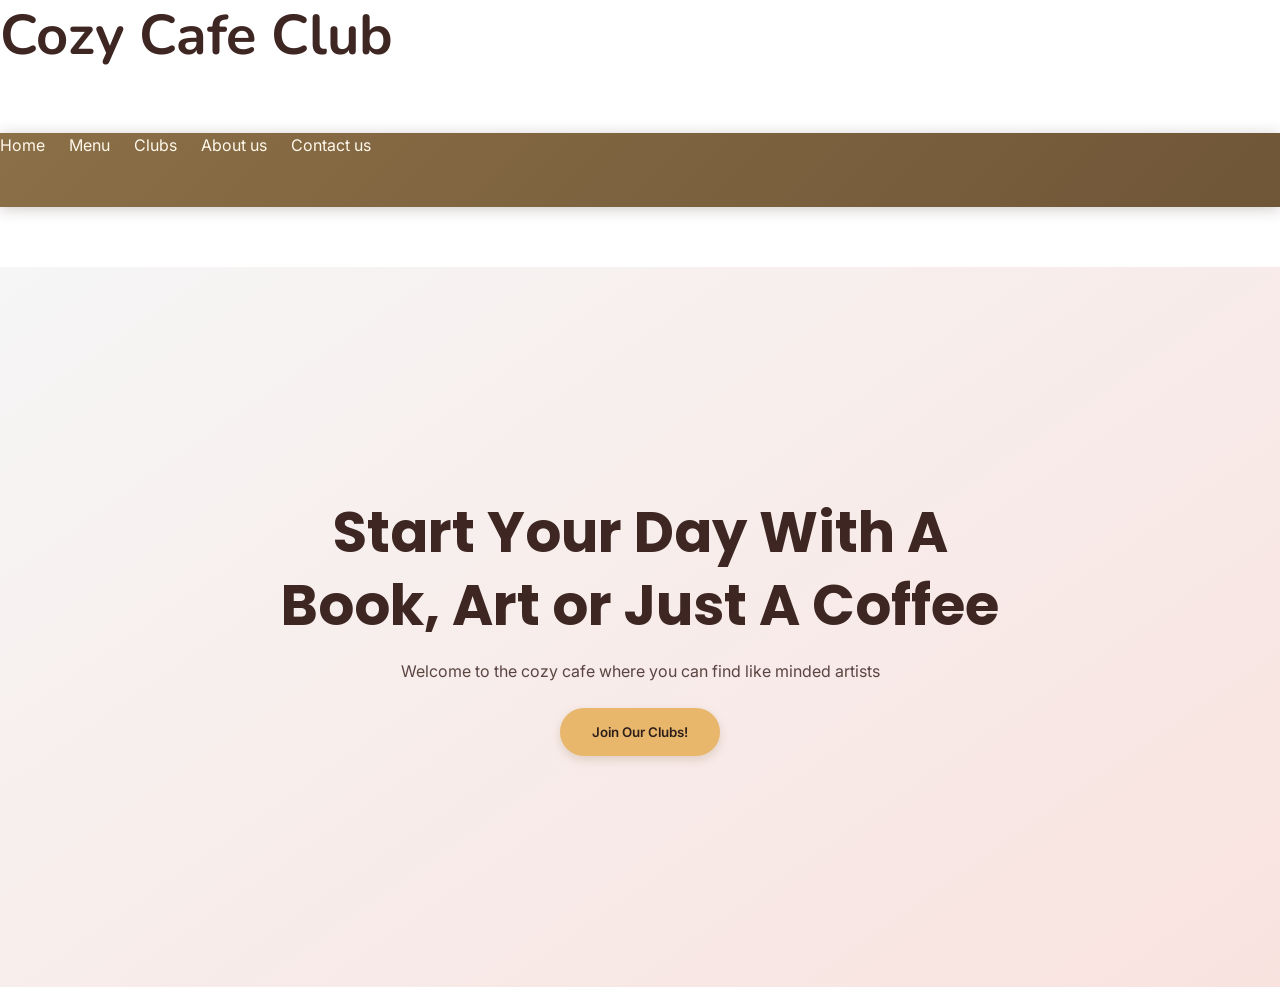
<file: html/index.html>
<!DOCTYPE html>
<html lang="en">
<head>
    <meta charset="UTF-8">
    <meta name="viewport" content="width=device-width, initial-scale=1.0">
    <link rel="stylesheet" href="style.css">
    <title>Cozy Cafe</title>
</head>
<body>
    <header>
    
    <!-- website i made for cafe inclludes menus, book club , vdo game club and art club -->
    <title>Cozy Cafe Club</title>
    <h1>Cozy Cafe Club</h1>
    <section>
        <nav class = "navbar">
            <!-- add the logo here -->
            <!-- <a class="logo" href="#">Coffee<span>.</span></a> -->
        <ul class="menu-links">
        <span id="close-menu-btn" class="material-symbols-outlined">close</span>
        <li><a href="home.html">Home</a></li>
        <li><a href="Menu.html">Menu</a></li>
        <li><a href="CLUBS.html">Clubs</a></li>
        <li><a href="About.html">About us</a></li>
        <li><a href="contact.html">Contact us</a></li>
        </ul>
        <span id="hamburger-btn" class="material-symbols-outlined">menu</span>
        </nav>
    </section>

</header>
        <section class="hero-section">
            <div class="content">
                <h2>Start Your Day With A Book,  Art or Just A Coffee</h2>
                <p>
                Welcome to the cozy  cafe where you can find like minded artists 
                </p>
                <!-- <button href = "CLUBS.html">Join Cozy Clubs!</button> -->
                
    <form style="display: inline" action="CLUBS.html" method="get">
        <button>Join Our Clubs!</button>
    </form>
            </div>
        </section>
    
    <script>
        const header = document.querySelector("header");
        const hamburgerBtn = document.querySelector("#hamburger-btn");
        const closeMenuBtn = document.querySelector("#close-menu-btn");
        // Toggle mobile menu on hamburger button click
        hamburgerBtn.addEventListener("click", () => header.classList.toggle("show-mobile-menu"));
        // Close mobile menu on close button click
        closeMenuBtn.addEventListener("click", () => hamburgerBtn.click());
    </script>
</body>
</html>
</file>
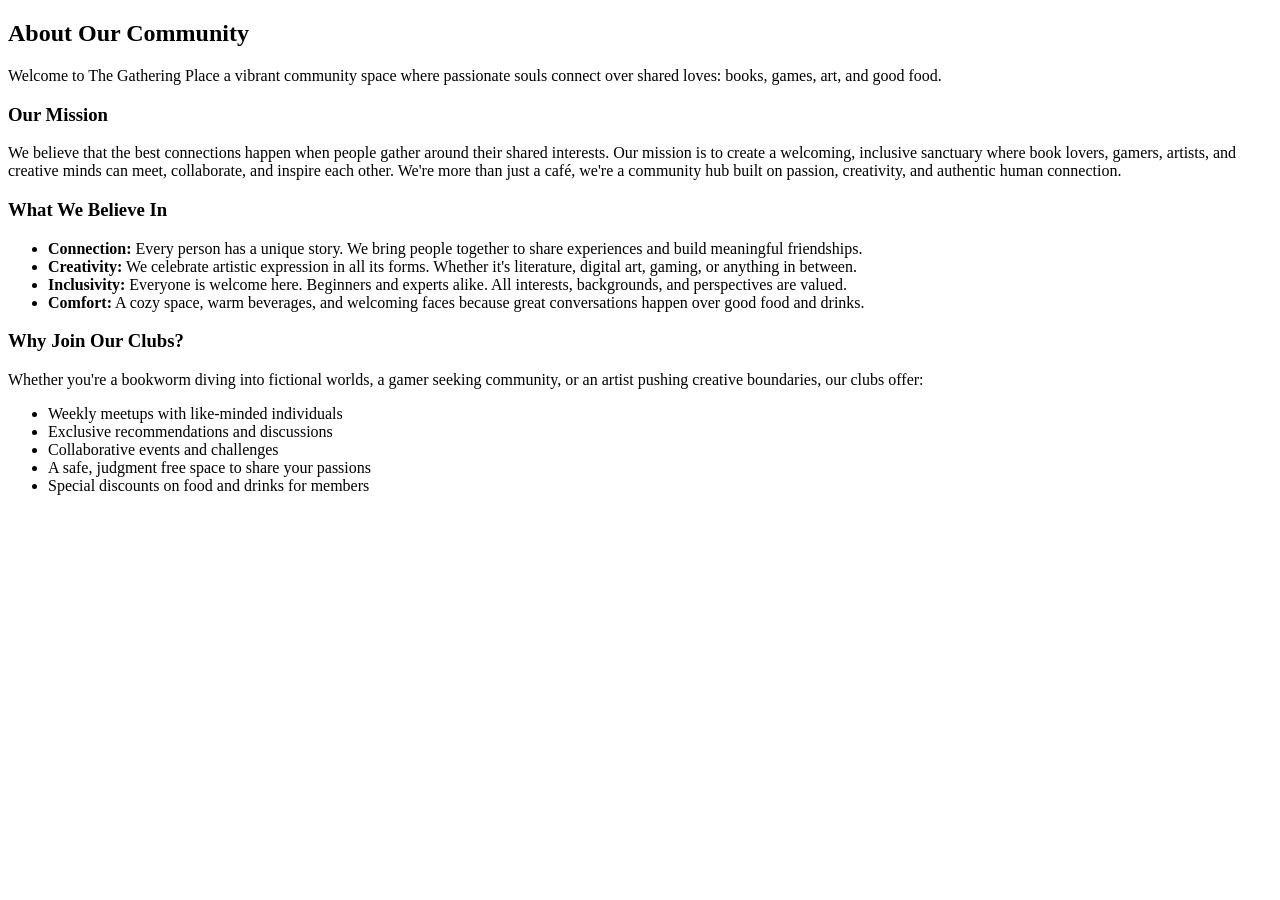
<file: html/about.html>
<!DOCTYPE html>
<html lang="en">
<head>
    <meta charset="UTF-8">
    <meta name="viewport" content="width=device-width, initial-scale=1.0">
    <title>About Us</title>
</head>
<body>
    <!-- ABOUT US SECTION -->
<section id="about" class="about">
    <div class="about-container">
        <h2>About Our Community </h2>
        <div class="about-content">
            <p class="about-intro">
                Welcome to <span class="highlight">The Gathering Place</span> a vibrant community space where passionate souls connect over shared loves: books, games, art, and good food.
            </p>
            
            <div class="about-mission">
                <h3>Our Mission</h3>
                <p>
                    We believe that the best connections happen when people gather around their shared interests. Our mission is to create a welcoming, inclusive sanctuary where book lovers, gamers, artists, and creative minds can meet, collaborate, and inspire each other. We're more than just a café, we're a community hub built on passion, creativity, and authentic human connection.
                </p>
            </div>

            <div class="about-values">
                <h3>What We Believe In</h3>
                <ul class="values-list">
                    <li>
                        <strong>Connection:</strong> Every person has a unique story. We bring people together to share experiences and build meaningful friendships.
                    </li>
                    <li>
                        <strong>Creativity:</strong> We celebrate artistic expression in all its forms. Whether it's literature, digital art, gaming, or anything in between.
                    </li>
                    <li>
                        <strong>Inclusivity:</strong> Everyone is welcome here. Beginners and experts alike. All interests, backgrounds, and perspectives are valued.
                    </li>
                    <li>
                        <strong>Comfort:</strong> A cozy space, warm beverages, and welcoming faces because great conversations happen over good food and drinks.
                    </li>
                </ul>
            </div>

            <div class="about-why">
                <h3>Why Join Our Clubs?</h3>
                <p>
                    Whether you're a bookworm diving into fictional worlds, a gamer seeking community, or an artist pushing creative boundaries, our clubs offer:
                </p>
                <ul class="why-list">
                    <li>Weekly meetups with like-minded individuals</li>
                    <li>Exclusive recommendations and discussions</li>
                    <li>Collaborative events and challenges</li>
                    <li>A safe, judgment free space to share your passions</li>
                    <li>Special discounts on food and drinks for members</li>
                </ul>
            </div>
        </div>
    </div>
</section>
</body>
</html>
</file>
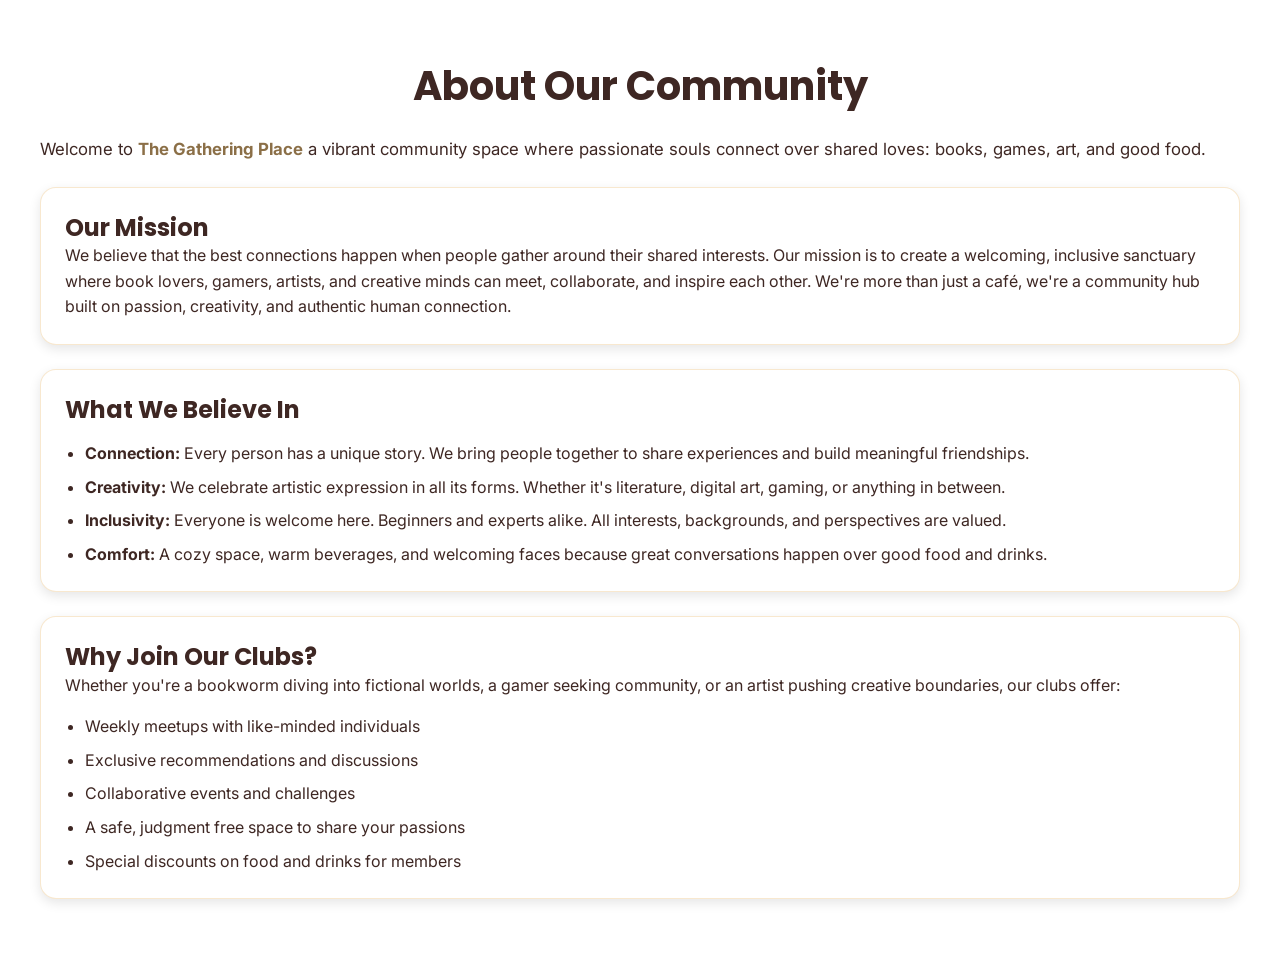
<file: html/About.html>
<!DOCTYPE html>
<html lang="en">
<head>
    <meta charset="UTF-8">
    <meta name="viewport" content="width=device-width, initial-scale=1.0">
    <link rel="stylesheet" href="style.css">
    <title>About Us</title>
</head>
<body>
    <!-- ABOUT US SECTION -->
<section id="about" class="about">
    <div class="about-container">
        <h2>About Our Community </h2>
        <div class="about-content">
            <p class="about-intro">
                Welcome to <span class="highlight">The Gathering Place</span> a vibrant community space where passionate souls connect over shared loves: books, games, art, and good food.
            </p>
            
            <div class="about-mission">
                <h3>Our Mission</h3>
                <p>
                    We believe that the best connections happen when people gather around their shared interests. Our mission is to create a welcoming, inclusive sanctuary where book lovers, gamers, artists, and creative minds can meet, collaborate, and inspire each other. We're more than just a café, we're a community hub built on passion, creativity, and authentic human connection.
                </p>
            </div>

            <div class="about-values">
                <h3>What We Believe In</h3>
                <ul class="values-list">
                    <li>
                        <strong>Connection:</strong> Every person has a unique story. We bring people together to share experiences and build meaningful friendships.
                    </li>
                    <li>
                        <strong>Creativity:</strong> We celebrate artistic expression in all its forms. Whether it's literature, digital art, gaming, or anything in between.
                    </li>
                    <li>
                        <strong>Inclusivity:</strong> Everyone is welcome here. Beginners and experts alike. All interests, backgrounds, and perspectives are valued.
                    </li>
                    <li>
                        <strong>Comfort:</strong> A cozy space, warm beverages, and welcoming faces because great conversations happen over good food and drinks.
                    </li>
                </ul>
            </div>

            <div class="about-why">
                <h3>Why Join Our Clubs?</h3>
                <p>
                    Whether you're a bookworm diving into fictional worlds, a gamer seeking community, or an artist pushing creative boundaries, our clubs offer:
                </p>
                <ul class="why-list">
                    <li>Weekly meetups with like-minded individuals</li>
                    <li>Exclusive recommendations and discussions</li>
                    <li>Collaborative events and challenges</li>
                    <li>A safe, judgment free space to share your passions</li>
                    <li>Special discounts on food and drinks for members</li>
                </ul>
            </div>
        </div>
    </div>
</section>
</body>
</html>
</file>
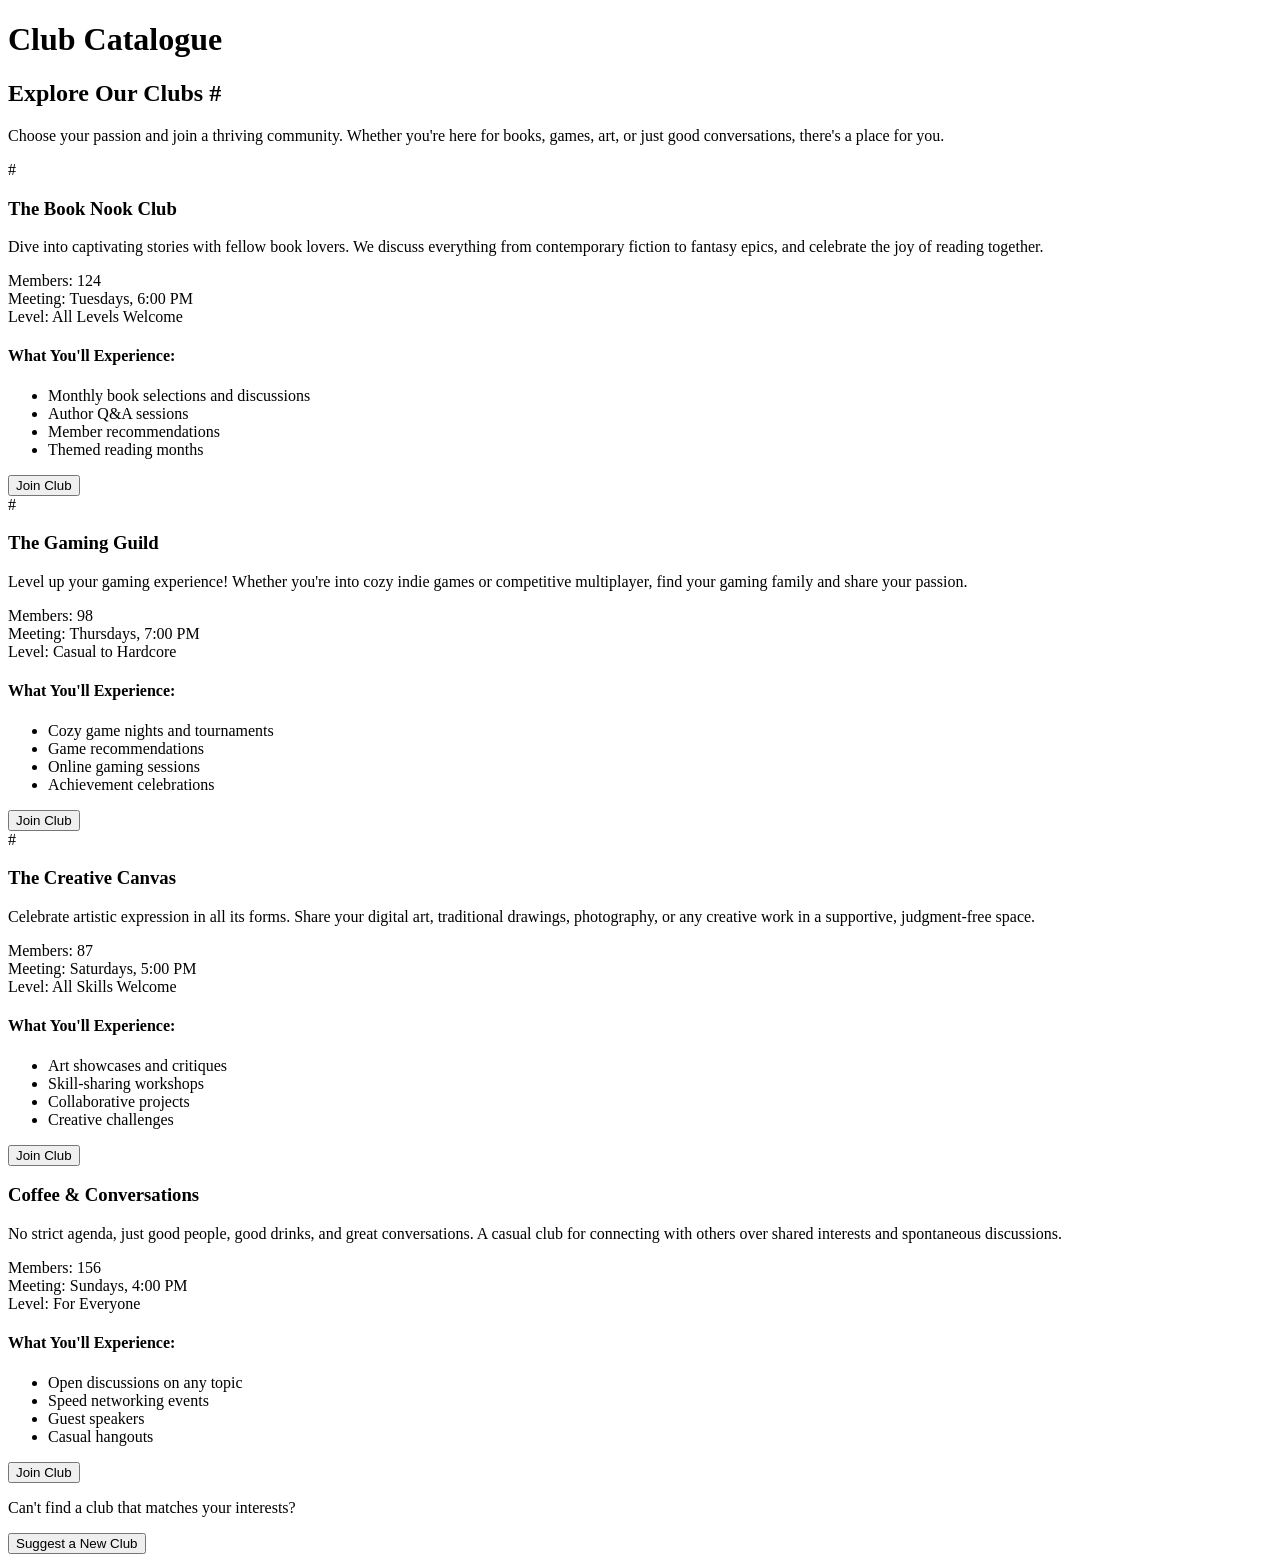
<file: html/club.html>
<!DOCTYPE html>
<html lang="en">
<head>
    <meta charset="UTF-8">
    <meta name="viewport" content="width=device-width, initial-scale=1.0">
    <title>Club Catalogue</title>
</head>

<body>
    <h1>Club Catalogue</h1>
</body>
<!-- CLUBS CATALOGUE SECTION -->
    <section id="clubs" class="clubs">
        <div class="clubs-container">
            <h2>Explore Our Clubs #</h2>
            <p class="clubs-intro">Choose your passion and join a thriving community. Whether you're here for books, games, art, or just good conversations, there's a place for you.</p>

            <div class="clubs-grid">
                <!-- Club 1: Book Club -->
                <div class="club-card book-club">
                    <div class="club-header">
                        <div class="club-icon">#</div>
                        <h3>The Book Nook Club</h3>
                    </div>
                    <p class="club-description">
                        Dive into captivating stories with fellow book lovers. We discuss everything from contemporary fiction to fantasy epics, and celebrate the joy of reading together.
                    </p>
                    <div class="club-details">
                        <div class="detail-item">
                            <span class="detail-label">Members:</span>
                            <span class="detail-value">124</span>
                        </div>
                        <div class="detail-item">
                            <span class="detail-label">Meeting:</span>
                            <span class="detail-value">Tuesdays, 6:00 PM</span>
                        </div>
                        <div class="detail-item">
                            <span class="detail-label">Level:</span>
                            <span class="detail-value">All Levels Welcome</span>
                        </div>
                    </div>
                    <div class="club-experience">
                        <h4>What You'll Experience:</h4>
                        <ul>
                            <li>Monthly book selections and discussions</li>
                            <li>Author Q&A sessions</li>
                            <li>Member recommendations</li>
                            <li>Themed reading months</li>
                        </ul>
                    </div>
                    <button class="join-btn">Join Club</button>
                </div>

                <!-- Club 2: Gaming Guild -->
                <div class="club-card gaming-club">
                    <div class="club-header">
                        <div class="club-icon">#</div>
                        <h3>The Gaming Guild</h3>
                    </div>
                    <p class="club-description">
                        Level up your gaming experience! Whether you're into cozy indie games or competitive multiplayer, find your gaming family and share your passion.
                    </p>
                    <div class="club-details">
                        <div class="detail-item">
                            <span class="detail-label">Members:</span>
                            <span class="detail-value">98</span>
                        </div>
                        <div class="detail-item">
                            <span class="detail-label">Meeting:</span>
                            <span class="detail-value">Thursdays, 7:00 PM</span>
                        </div>
                        <div class="detail-item">
                            <span class="detail-label">Level:</span>
                            <span class="detail-value">Casual to Hardcore</span>
                        </div>
                    </div>
                    <div class="club-experience">
                        <h4>What You'll Experience:</h4>
                        <ul>
                            <li>Cozy game nights and tournaments</li>
                            <li>Game recommendations</li>
                            <li>Online gaming sessions</li>
                            <li>Achievement celebrations</li>
                        </ul>
                    </div>
                    <button class="join-btn">Join Club</button>
                </div>

                <!-- Club 3: Art Club -->
                <div class="club-card art-club">
                    <div class="club-header">
                        <div class="club-icon">#</div>
                        <h3>The Creative Canvas</h3>
                    </div>
                    <p class="club-description">
                        Celebrate artistic expression in all its forms. Share your digital art, traditional drawings, photography, or any creative work in a supportive, judgment-free space.
                    </p>
                    <div class="club-details">
                        <div class="detail-item">
                            <span class="detail-label">Members:</span>
                            <span class="detail-value">87</span>
                        </div>
                        <div class="detail-item">
                            <span class="detail-label">Meeting:</span>
                            <span class="detail-value">Saturdays, 5:00 PM</span>
                        </div>
                        <div class="detail-item">
                            <span class="detail-label">Level:</span>
                            <span class="detail-value">All Skills Welcome</span>
                        </div>
                    </div>
                    <div class="club-experience">
                        <h4>What You'll Experience:</h4>
                        <ul>
                            <li>Art showcases and critiques</li>
                            <li>Skill-sharing workshops</li>
                            <li>Collaborative projects</li>
                            <li>Creative challenges</li>
                        </ul>
                    </div>
                    <button class="join-btn">Join Club</button>
                </div>

                <!-- Club 4: Coffee & Conversations -->
                <div class="club-card conversation-club">
                    <div class="club-header">
                        <div class="club-icon"></div>
                        <h3>Coffee & Conversations</h3>
                    </div>
                    <p class="club-description">
                        No strict agenda, just good people, good drinks, and great conversations. A casual club for connecting with others over shared interests and spontaneous discussions.
                    </p>
                    <div class="club-details">
                        <div class="detail-item">
                            <span class="detail-label">Members:</span>
                            <span class="detail-value">156</span>
                        </div>
                        <div class="detail-item">
                            <span class="detail-label">Meeting:</span>
                            <span class="detail-value">Sundays, 4:00 PM</span>
                        </div>
                        <div class="detail-item">
                            <span class="detail-label">Level:</span>
                            <span class="detail-value">For Everyone</span>
                        </div>
                    </div>
                    <div class="club-experience">
                        <h4>What You'll Experience:</h4>
                        <ul>
                            <li>Open discussions on any topic</li>
                            <li>Speed networking events</li>
                            <li>Guest speakers</li>
                            <li>Casual hangouts</li>
                        </ul>
                    </div>
                    <button class="join-btn">Join Club</button>
                </div>
            </div>

            <div class="clubs-cta">
                <p>Can't find a club that matches your interests?</p>
                <button class="suggest-btn">Suggest a New Club</button>
            </div>
        </div>
    </section>
</html>
</file>
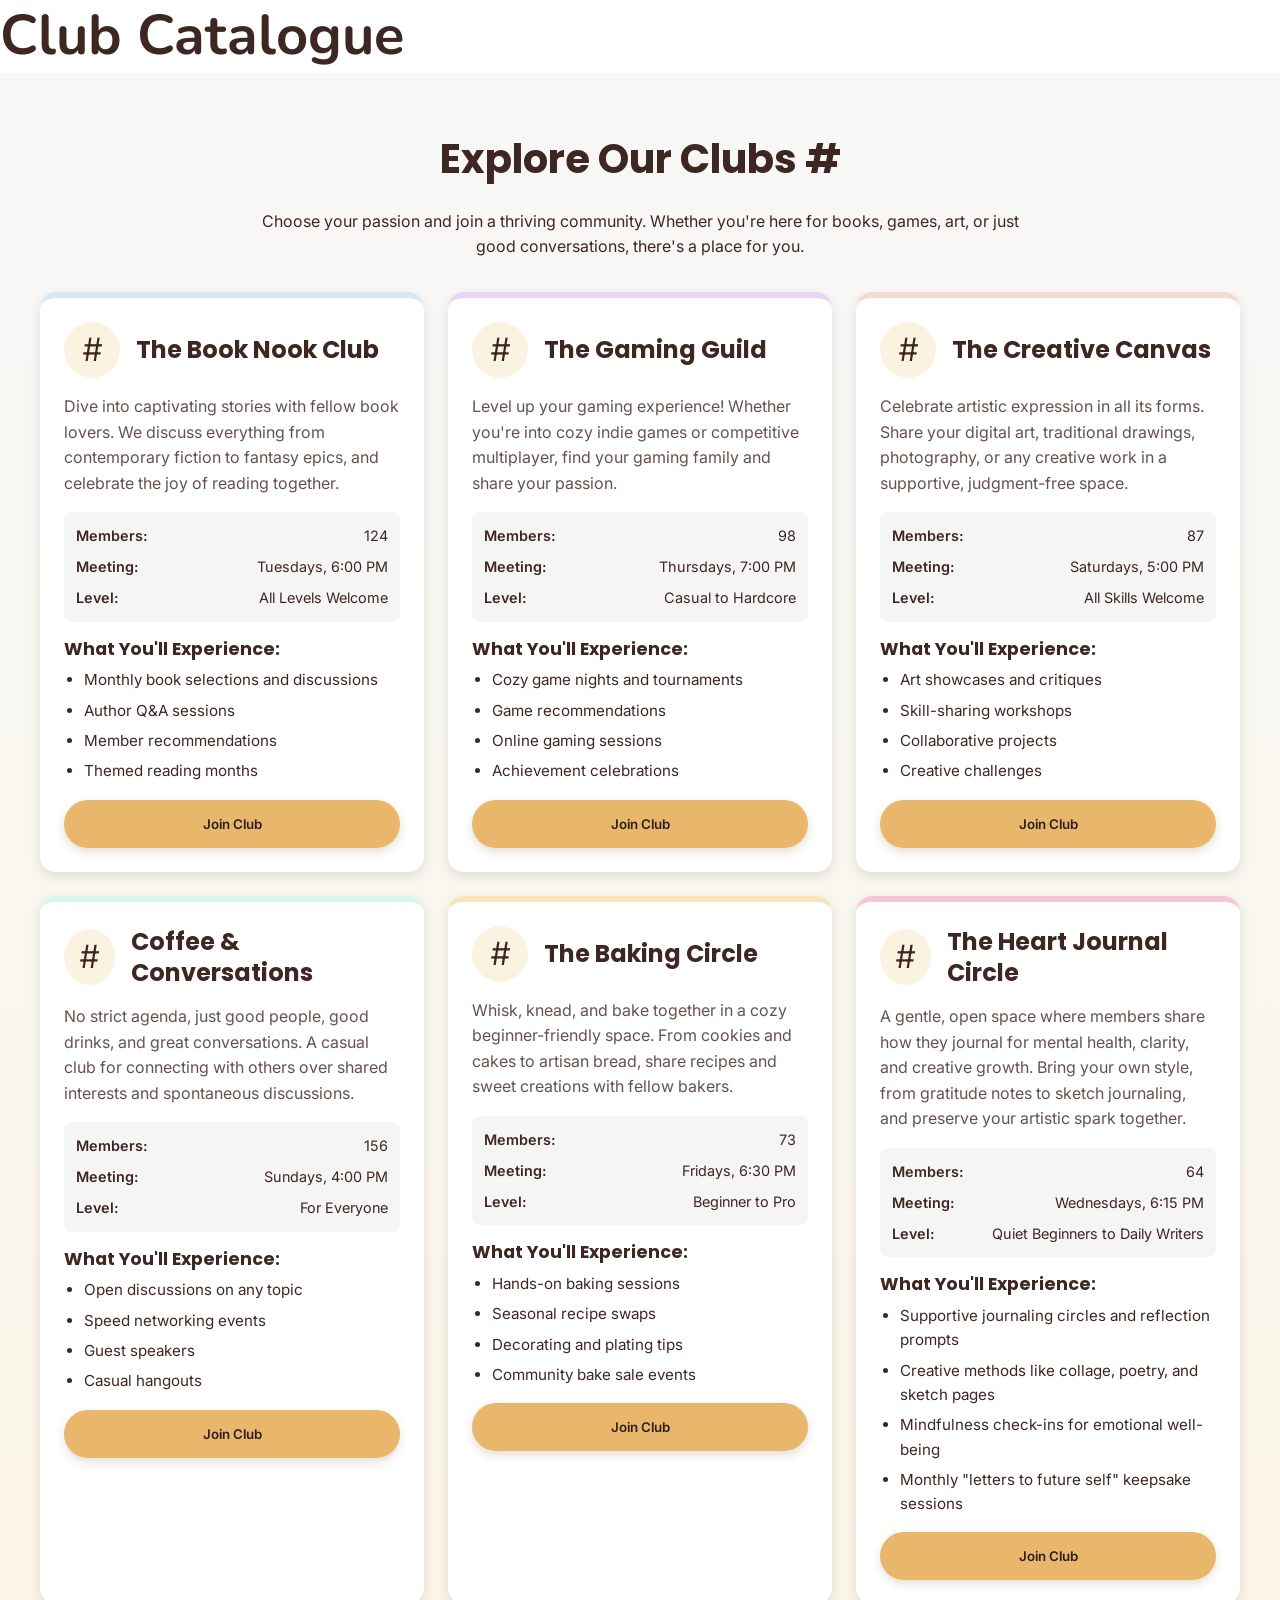
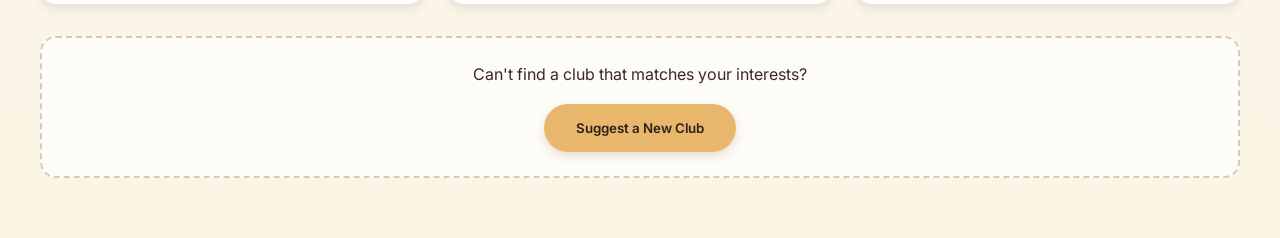
<file: html/CLUBS.html>
<!DOCTYPE html>
<html lang="en">
<head>
    <meta charset="UTF-8">
    <meta name="viewport" content="width=device-width, initial-scale=1.0">
    <link rel="stylesheet" href="style.css">
    <title>Club Catalogue</title>
</head>

<body>
    <h1>Club Catalogue</h1>
<!-- CLUBS CATALOGUE SECTION -->
    <section id="clubs" class="clubs">
        <div class="clubs-container">
            <h2>Explore Our Clubs #</h2>
            <p class="clubs-intro">Choose your passion and join a thriving community. Whether you're here for books, games, art, or just good conversations, there's a place for you.</p>

            <div class="clubs-grid">
                <!-- Club 1: Book Club -->
                <div class="club-card book-club">
                    <div class="club-header">
                        <div class="club-icon">#</div>
                        <h3>The Book Nook Club</h3>
                    </div>
                    <p class="club-description">
                        Dive into captivating stories with fellow book lovers. We discuss everything from contemporary fiction to fantasy epics, and celebrate the joy of reading together.
                    </p>
                    <div class="club-details">
                        <div class="detail-item">
                            <span class="detail-label">Members:</span>
                            <span class="detail-value">124</span>
                        </div>
                        <div class="detail-item">
                            <span class="detail-label">Meeting:</span>
                            <span class="detail-value">Tuesdays, 6:00 PM</span>
                        </div>
                        <div class="detail-item">
                            <span class="detail-label">Level:</span>
                            <span class="detail-value">All Levels Welcome</span>
                        </div>
                    </div>
                    <div class="club-experience">
                        <h4>What You'll Experience:</h4>
                        <ul>
                            <li>Monthly book selections and discussions</li>
                            <li>Author Q&A sessions</li>
                            <li>Member recommendations</li>
                            <li>Themed reading months</li>
                        </ul>
                    </div>
                    <button class="join-btn">Join Club</button>
                </div>

                <!-- Club 2: Gaming Guild -->
                <div class="club-card gaming-club">
                    <div class="club-header">
                        <div class="club-icon">#</div>
                        <h3>The Gaming Guild</h3>
                    </div>
                    <p class="club-description">
                        Level up your gaming experience! Whether you're into cozy indie games or competitive multiplayer, find your gaming family and share your passion.
                    </p>
                    <div class="club-details">
                        <div class="detail-item">
                            <span class="detail-label">Members:</span>
                            <span class="detail-value">98</span>
                        </div>
                        <div class="detail-item">
                            <span class="detail-label">Meeting:</span>
                            <span class="detail-value">Thursdays, 7:00 PM</span>
                        </div>
                        <div class="detail-item">
                            <span class="detail-label">Level:</span>
                            <span class="detail-value">Casual to Hardcore</span>
                        </div>
                    </div>
                    <div class="club-experience">
                        <h4>What You'll Experience:</h4>
                        <ul>
                            <li>Cozy game nights and tournaments</li>
                            <li>Game recommendations</li>
                            <li>Online gaming sessions</li>
                            <li>Achievement celebrations</li>
                        </ul>
                    </div>
                    <button class="join-btn">Join Club</button>
                </div>

                <!-- Club 3: Art Club -->
                <div class="club-card art-club">
                    <div class="club-header">
                        <div class="club-icon">#</div>
                        <h3>The Creative Canvas</h3>
                    </div>
                    <p class="club-description">
                        Celebrate artistic expression in all its forms. Share your digital art, traditional drawings, photography, or any creative work in a supportive, judgment-free space.
                    </p>
                    <div class="club-details">
                        <div class="detail-item">
                            <span class="detail-label">Members:</span>
                            <span class="detail-value">87</span>
                        </div>
                        <div class="detail-item">
                            <span class="detail-label">Meeting:</span>
                            <span class="detail-value">Saturdays, 5:00 PM</span>
                        </div>
                        <div class="detail-item">
                            <span class="detail-label">Level:</span>
                            <span class="detail-value">All Skills Welcome</span>
                        </div>
                    </div>
                    <div class="club-experience">
                        <h4>What You'll Experience:</h4>
                        <ul>
                            <li>Art showcases and critiques</li>
                            <li>Skill-sharing workshops</li>
                            <li>Collaborative projects</li>
                            <li>Creative challenges</li>
                        </ul>
                    </div>
                    <button class="join-btn">Join Club</button>
                </div>

                <!-- Club 4: Coffee & Conversations -->
                <div class="club-card conversation-club">
                    <div class="club-header">
                        <div class="club-icon">#</div>
                        <h3>Coffee & Conversations</h3>
                    </div>
                    <p class="club-description">
                        No strict agenda, just good people, good drinks, and great conversations. A casual club for connecting with others over shared interests and spontaneous discussions.
                    </p>
                    <div class="club-details">
                        <div class="detail-item">
                            <span class="detail-label">Members:</span>
                            <span class="detail-value">156</span>
                        </div>
                        <div class="detail-item">
                            <span class="detail-label">Meeting:</span>
                            <span class="detail-value">Sundays, 4:00 PM</span>
                        </div>
                        <div class="detail-item">
                            <span class="detail-label">Level:</span>
                            <span class="detail-value">For Everyone</span>
                        </div>
                    </div>
                    <div class="club-experience">
                        <h4>What You'll Experience:</h4>
                        <ul>
                            <li>Open discussions on any topic</li>
                            <li>Speed networking events</li>
                            <li>Guest speakers</li>
                            <li>Casual hangouts</li>
                        </ul>
                    </div>
                    <button class="join-btn">Join Club</button>
                </div>

                <!-- Club 5: Baking Club -->
                <div class="club-card baking-club">
                    <div class="club-header">
                        <div class="club-icon">#</div>
                        <h3>The Baking Circle</h3>
                    </div>
                    <p class="club-description">
                        Whisk, knead, and bake together in a cozy beginner-friendly space. From cookies and cakes to artisan bread, share recipes and sweet creations with fellow bakers.
                    </p>
                    <div class="club-details">
                        <div class="detail-item">
                            <span class="detail-label">Members:</span>
                            <span class="detail-value">73</span>
                        </div>
                        <div class="detail-item">
                            <span class="detail-label">Meeting:</span>
                            <span class="detail-value">Fridays, 6:30 PM</span>
                        </div>
                        <div class="detail-item">
                            <span class="detail-label">Level:</span>
                            <span class="detail-value">Beginner to Pro</span>
                        </div>
                    </div>
                    <div class="club-experience">
                        <h4>What You'll Experience:</h4>
                        <ul>
                            <li>Hands-on baking sessions</li>
                            <li>Seasonal recipe swaps</li>
                            <li>Decorating and plating tips</li>
                            <li>Community bake sale events</li>
                        </ul>
                    </div>
                    <button class="join-btn">Join Club</button>
                </div>

                <!-- Club 6: Journal Club -->
                <div class="club-card journal-club">
                    <div class="club-header">
                        <div class="club-icon">#</div>
                        <h3>The Heart Journal Circle</h3>
                    </div>
                    <p class="club-description">
                        A gentle, open space where members share how they journal for mental health, clarity, and creative growth. Bring your own style, from gratitude notes to sketch journaling, and preserve your artistic spark together.
                    </p>
                    <div class="club-details">
                        <div class="detail-item">
                            <span class="detail-label">Members:</span>
                            <span class="detail-value">64</span>
                        </div>
                        <div class="detail-item">
                            <span class="detail-label">Meeting:</span>
                            <span class="detail-value">Wednesdays, 6:15 PM</span>
                        </div>
                        <div class="detail-item">
                            <span class="detail-label">Level:</span>
                            <span class="detail-value">Quiet Beginners to Daily Writers</span>
                        </div>
                    </div>
                    <div class="club-experience">
                        <h4>What You'll Experience:</h4>
                        <ul>
                            <li>Supportive journaling circles and reflection prompts</li>
                            <li>Creative methods like collage, poetry, and sketch pages</li>
                            <li>Mindfulness check-ins for emotional well-being</li>
                            <li>Monthly "letters to future self" keepsake sessions</li>
                        </ul>
                    </div>
                    <button class="join-btn">Join Club</button>
                </div>
            </div>

            <div class="clubs-cta">
                <p>Can't find a club that matches your interests?</p>
                <button class="suggest-btn">Suggest a New Club</button>
            </div>
        </div>
    </section>
</body>
</html>
</file>
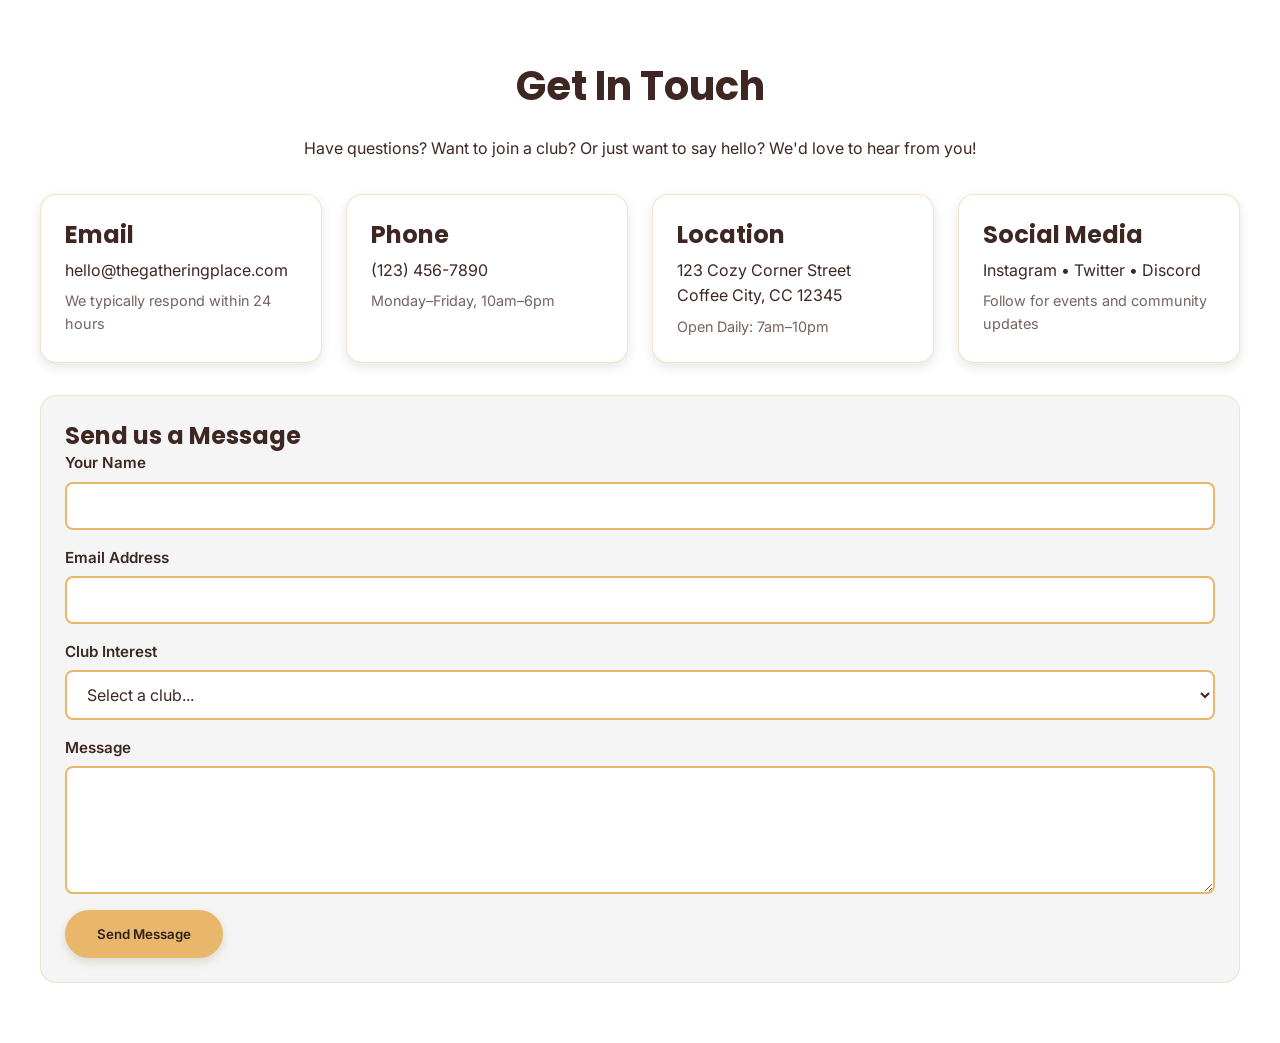
<file: html/contact.html>
<!DOCTYPE html>
<html lang="en">
<head>
    <meta charset="UTF-8">
    <meta name="viewport" content="width=device-width, initial-scale=1.0">
    <link rel="stylesheet" href="style.css">
    <title>Contact Us</title>
</head>
<body>
    <section id="contact" class="contact">
    <div class="contact-container">
        <h2>Get In Touch </h2>
        
        <div class="contact-content">
            <p class="contact-intro">
                Have questions? Want to join a club? Or just want to say hello? We'd love to hear from you!
            </p>

            <div class="contact-methods">
                <div class="contact-card">
                    <h3>Email</h3>
                    <p><a href="mailto:hello@thegatheringplace.com">hello@thegatheringplace.com</a></p>
                    <p class="contact-note">We typically respond within 24 hours</p>
                </div>

                <div class="contact-card">
                    <h3>Phone</h3>
                    <p><a href="tel:+1234567890">(123) 456-7890</a></p>
                    <p class="contact-note">Monday–Friday, 10am–6pm</p>
                </div>

                <div class="contact-card">
                    <h3>Location</h3>
                    <p>123 Cozy Corner Street<br>Coffee City, CC 12345</p>
                    <p class="contact-note">Open Daily: 7am–10pm</p>
                </div>

                <div class="contact-card">
                    <h3> Social Media</h3>
                    <p>
                        <a href="#" class="social-link">Instagram</a> • 
                        <a href="#" class="social-link">Twitter</a> • 
                        <a href="#" class="social-link">Discord</a>
                    </p>
                    <p class="contact-note">Follow for events and community updates</p>
                </div>
            </div>

            <div class="contact-form-section">
                <h3>Send us a Message</h3>
                <form class="contact-form">
                    <div class="form-group">
                        <label for="name">Your Name</label>
                        <input type="text" id="name" name="name" required>
                    </div>

                    <div class="form-group">
                        <label for="email">Email Address</label>
                        <input type="email" id="email" name="email" required>
                    </div>

                    <div class="form-group">
                        <label for="interest">Club Interest</label>
                        <select id="interest" name="interest">
                            <option value="">Select a club...</option>
                            <option value="book">Book Club</option>
                            <option value="gaming">Gaming Club</option>
                            <option value="art">Art Club</option>
                            <option value="general">General Inquiry</option>
                        </select>
                    </div>

                    <div class="form-group">
                        <label for="message">Message</label>
                        <textarea id="message" name="message" rows="5" required></textarea>
                    </div>

                    <button type="submit" class="submit-btn">Send Message</button>
                </form>
            </div>
        </div>
    </div>
</section>

</body>
</html>
</file>
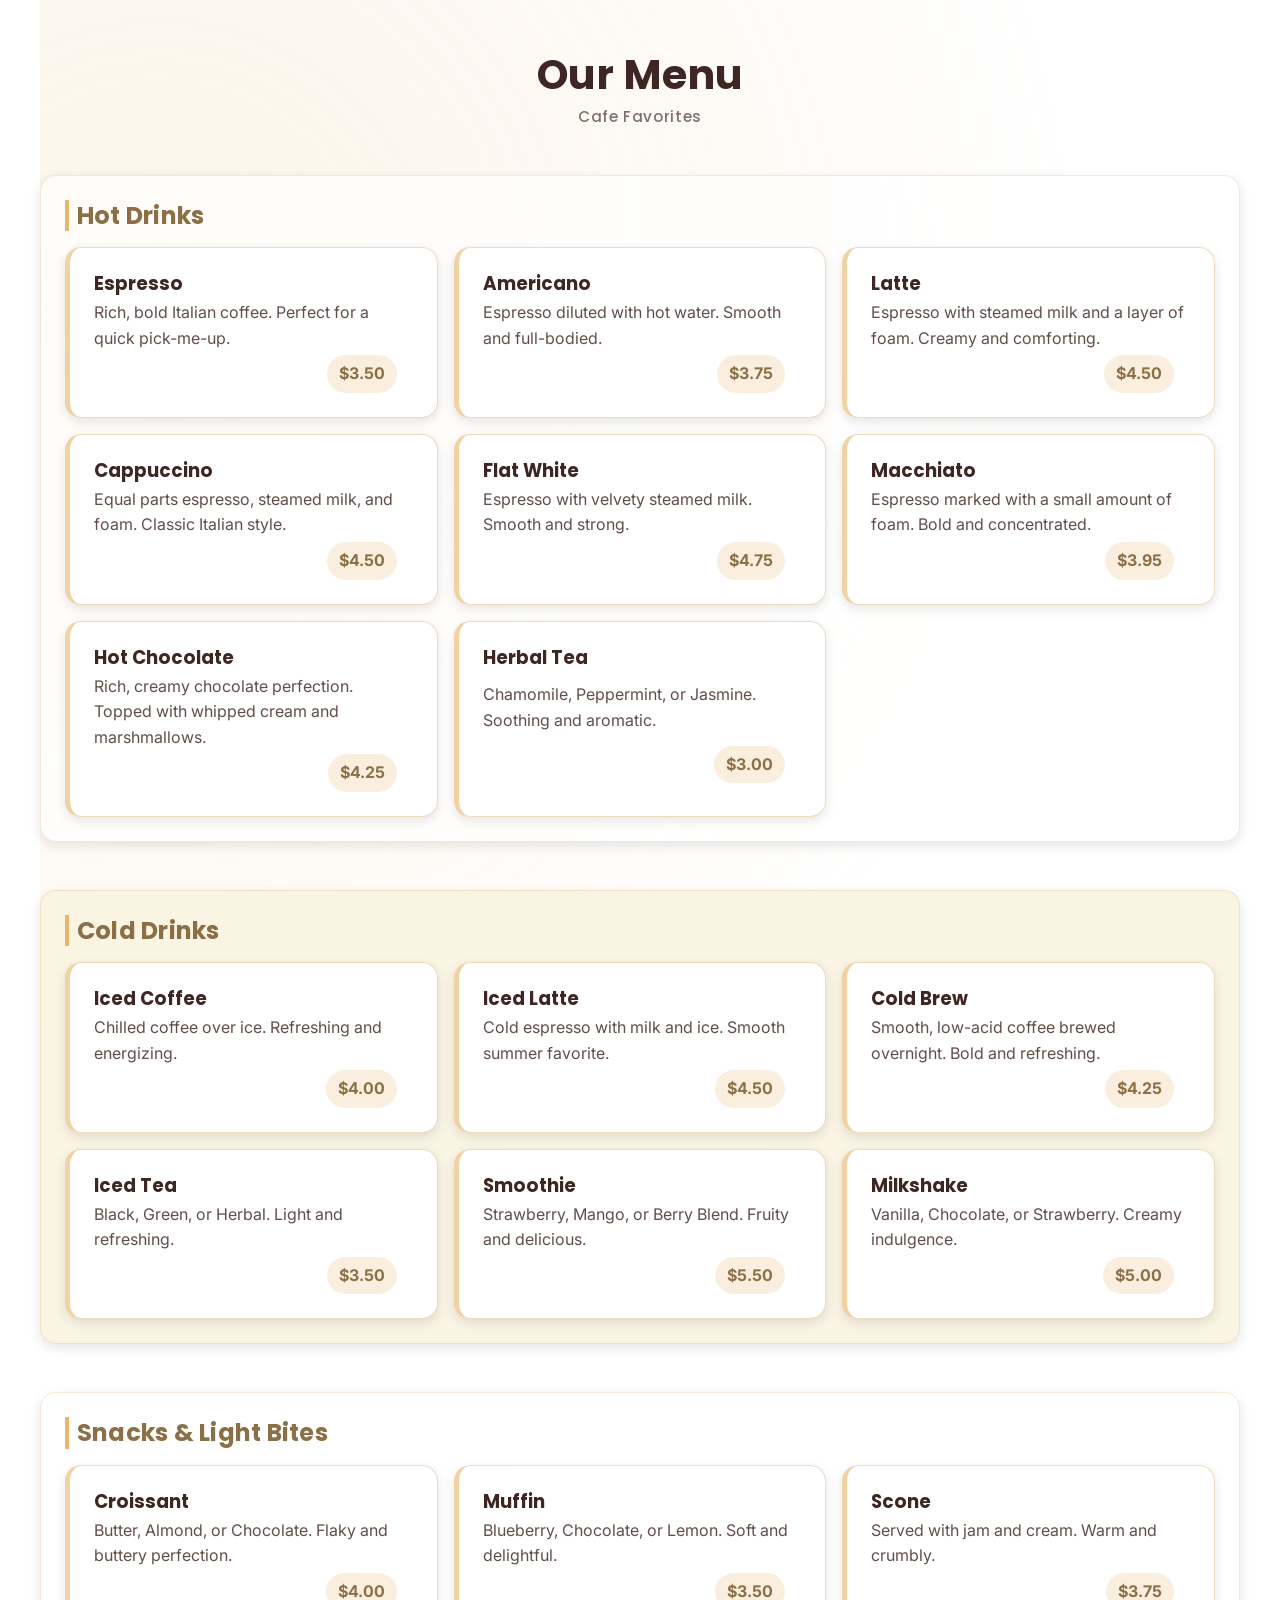
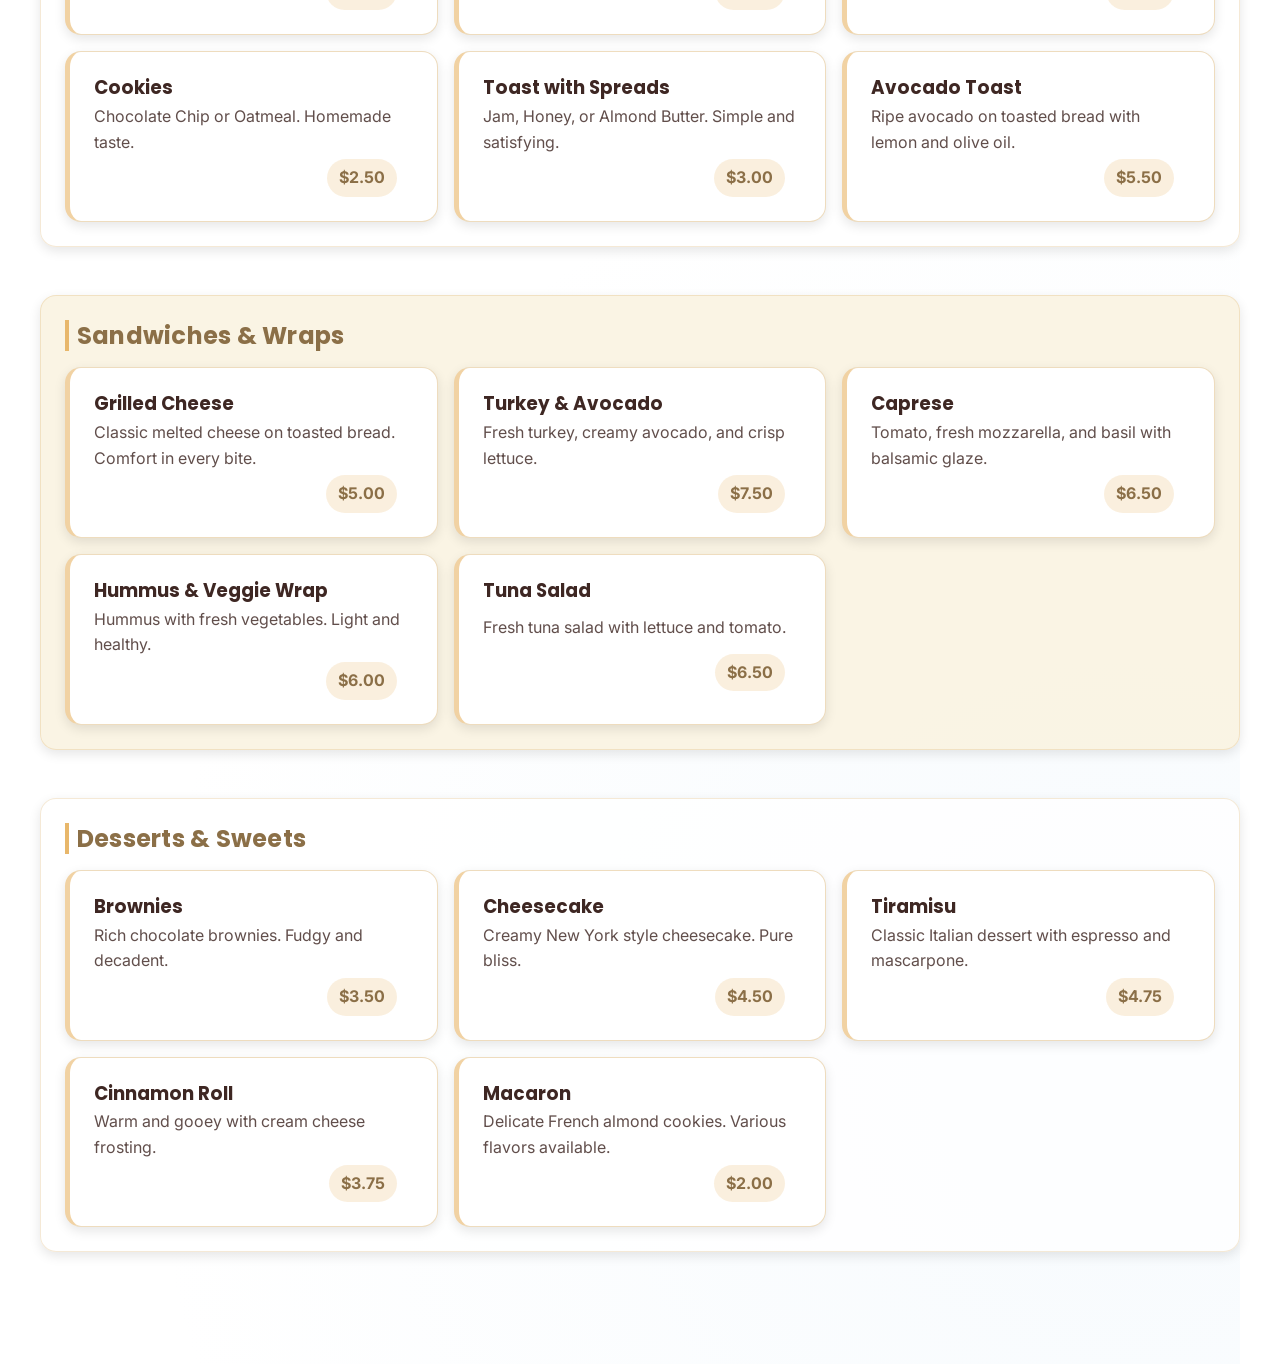
<file: html/Menu.html>
<!DOCTYPE html>
<html lang="en">
<head>
    <meta charset="UTF-8">
    <meta name="viewport" content="width=device-width, initial-scale=1.0">
    <link rel="stylesheet" href="style.css">
    <title>Menu</title>
</head>
<body>
    <section id="menu" class="menu">
        <h2>Our Menu </h2>

        <!-- HOT DRINKS -->
        <div class="menu-category">
            <h3>Hot Drinks </h3>
            <div class="menu-items">
                <div class="menu-item">
                    <h4>Espresso</h4>
                    <p>Rich, bold Italian coffee. Perfect for a quick pick-me-up.</p>
                    <span class="price">$3.50</span>
                </div>
                <div class="menu-item">
                    <h4>Americano</h4>
                    <p>Espresso diluted with hot water. Smooth and full-bodied.</p>
                    <span class="price">$3.75</span>
                </div>
                <div class="menu-item">
                    <h4>Latte</h4>
                    <p>Espresso with steamed milk and a layer of foam. Creamy and comforting.</p>
                    <span class="price">$4.50</span>
                </div>
                <div class="menu-item">
                    <h4>Cappuccino</h4>
                    <p>Equal parts espresso, steamed milk, and foam. Classic Italian style.</p>
                    <span class="price">$4.50</span>
                </div>
                <div class="menu-item">
                    <h4>Flat White</h4>
                    <p>Espresso with velvety steamed milk. Smooth and strong.</p>
                    <span class="price">$4.75</span>
                </div>
                <div class="menu-item">
                    <h4>Macchiato</h4>
                    <p>Espresso marked with a small amount of foam. Bold and concentrated.</p>
                    <span class="price">$3.95</span>
                </div>
                <div class="menu-item">
                    <h4>Hot Chocolate</h4>
                    <p>Rich, creamy chocolate perfection. Topped with whipped cream and marshmallows.</p>
                    <span class="price">$4.25</span>
                </div>
                <div class="menu-item">
                    <h4>Herbal Tea</h4>
                    <p>Chamomile, Peppermint, or Jasmine. Soothing and aromatic.</p>
                    <span class="price">$3.00</span>
                </div>
            </div>
        </div>

        <!-- COLD DRINKS -->
        <div class="menu-category">
            <h3>Cold Drinks </h3>
            <div class="menu-items">
                <div class="menu-item">
                    <h4>Iced Coffee</h4>
                    <p>Chilled coffee over ice. Refreshing and energizing.</p>
                    <span class="price">$4.00</span>
                </div>
                <div class="menu-item">
                    <h4>Iced Latte</h4>
                    <p>Cold espresso with milk and ice. Smooth summer favorite.</p>
                    <span class="price">$4.50</span>
                </div>
                <div class="menu-item">
                    <h4>Cold Brew</h4>
                    <p>Smooth, low-acid coffee brewed overnight. Bold and refreshing.</p>
                    <span class="price">$4.25</span>
                </div>
                <div class="menu-item">
                    <h4>Iced Tea</h4>
                    <p>Black, Green, or Herbal. Light and refreshing.</p>
                    <span class="price">$3.50</span>
                </div>
                <div class="menu-item">
                    <h4>Smoothie</h4>
                    <p>Strawberry, Mango, or Berry Blend. Fruity and delicious.</p>
                    <span class="price">$5.50</span>
                </div>
                <div class="menu-item">
                    <h4>Milkshake</h4>
                    <p>Vanilla, Chocolate, or Strawberry. Creamy indulgence.</p>
                    <span class="price">$5.00</span>
                </div>
            </div>
        </div>

        <!-- SNACKS -->
        <div class="menu-category">
            <h3>Snacks & Light Bites </h3>
            <div class="menu-items">
                <div class="menu-item">
                    <h4>Croissant</h4>
                    <p>Butter, Almond, or Chocolate. Flaky and buttery perfection.</p>
                    <span class="price">$4.00</span>
                </div>
                <div class="menu-item">
                    <h4>Muffin</h4>
                    <p>Blueberry, Chocolate, or Lemon. Soft and delightful.</p>
                    <span class="price">$3.50</span>
                </div>
                <div class="menu-item">
                    <h4>Scone</h4>
                    <p>Served with jam and cream. Warm and crumbly.</p>
                    <span class="price">$3.75</span>
                </div>
                <div class="menu-item">
                    <h4>Cookies</h4>
                    <p>Chocolate Chip or Oatmeal. Homemade taste.</p>
                    <span class="price">$2.50</span>
                </div>
                <div class="menu-item">
                    <h4>Toast with Spreads</h4>
                    <p>Jam, Honey, or Almond Butter. Simple and satisfying.</p>
                    <span class="price">$3.00</span>
                </div>
                <div class="menu-item">
                    <h4>Avocado Toast</h4>
                    <p>Ripe avocado on toasted bread with lemon and olive oil.</p>
                    <span class="price">$5.50</span>
                </div>
            </div>
        </div>

        <!-- SANDWICHES -->
        <div class="menu-category">
            <h3>Sandwiches & Wraps </h3>
            <div class="menu-items">
                <div class="menu-item">
                    <h4>Grilled Cheese</h4>
                    <p>Classic melted cheese on toasted bread. Comfort in every bite.</p>
                    <span class="price">$5.00</span>
                </div>
                <div class="menu-item">
                    <h4>Turkey & Avocado</h4>
                    <p>Fresh turkey, creamy avocado, and crisp lettuce.</p>
                    <span class="price">$7.50</span>
                </div>
                <div class="menu-item">
                    <h4>Caprese</h4>
                    <p>Tomato, fresh mozzarella, and basil with balsamic glaze.</p>
                    <span class="price">$6.50</span>
                </div>
                <div class="menu-item">
                    <h4>Hummus & Veggie Wrap</h4>
                    <p>Hummus with fresh vegetables. Light and healthy.</p>
                    <span class="price">$6.00</span>
                </div>
                <div class="menu-item">
                    <h4>Tuna Salad</h4>
                    <p>Fresh tuna salad with lettuce and tomato.</p>
                    <span class="price">$6.50</span>
                </div>
            </div>
        </div>

        <!-- DESSERTS -->
        <div class="menu-category">
            <h3>Desserts & Sweets </h3>
            <div class="menu-items">
                <div class="menu-item">
                    <h4>Brownies</h4>
                    <p>Rich chocolate brownies. Fudgy and decadent.</p>
                    <span class="price">$3.50</span>
                </div>
                <div class="menu-item">
                    <h4>Cheesecake</h4>
                    <p>Creamy New York style cheesecake. Pure bliss.</p>
                    <span class="price">$4.50</span>
                </div>
                <div class="menu-item">
                    <h4>Tiramisu</h4>
                    <p>Classic Italian dessert with espresso and mascarpone.</p>
                    <span class="price">$4.75</span>
                </div>
                <div class="menu-item">
                    <h4>Cinnamon Roll</h4>
                    <p>Warm and gooey with cream cheese frosting.</p>
                    <span class="price">$3.75</span>
                </div>
                <div class="menu-item">
                    <h4>Macaron</h4>
                    <p>Delicate French almond cookies. Various flavors available.</p>
                    <span class="price">$2.00</span>
                </div>
            </div>
        </div>
    </section>
</body>
</html>
</file>
<file: html/style.css>
@import url('https://fonts.googleapis.com/css2?family=Inter:wght@400;500;600&family=Nunito:wght@700;800&family=Poppins:wght@500;600;700&display=swap');

/* =============================
   The Gathering Place Theme
   Edit variables below first.
   ============================= */
:root {
	/* Core palette */
	--bg-cream: #faf3e0;
	--text-primary: #3e2723;
	--accent-gold: #e8b76b;
	--accent-orange: #e8a76b;
	--accent-gold-active: #d4a556;
	--coffee-brown: #8b6f47;
	--soft-gray: #f5f5f5;
	--white: #ffffff;

	/* Club accents */
	--soft-pink: #e8d5d5;
	--soft-blue: #d4e8f7;
	--soft-purple: #e8d5f7;
	--soft-coral: #f7d9d4;
	--soft-green: #d5f7e8;

	/* Typography */
	--font-heading: 'Poppins', 'Segoe UI', sans-serif;
	--font-body: 'Inter', 'Open Sans', sans-serif;
	--font-display: 'Nunito', 'Trebuchet MS', sans-serif;

	/* Spacing scale */
	--space-xs: 8px;
	--space-sm: 16px;
	--space-md: 24px;
	--space-lg: 32px;
	--space-xl: 48px;
	--space-xxl: 64px;

	/* Reusable tokens */
	--radius-sm: 8px;
	--radius-md: 16px;
	--radius-pill: 999px;
	--shadow-soft: 0 4px 12px rgba(0, 0, 0, 0.1);
	--shadow-hover: 0 8px 20px rgba(0, 0, 0, 0.15);
	--focus-ring: 0 0 0 3px rgba(232, 167, 107, 0.35);
	--transition: all 0.3s ease-in-out;
	--container: min(1200px, calc(100% - 40px));
}

* {
	box-sizing: border-box;
	margin: 0;
	padding: 0;
}

html,
body {
	overflow-x: hidden;
}

body {
	font-family: var(--font-body);
	font-size: 1rem;
	line-height: 1.6;
	color: var(--text-primary);
	/* background:
		radial-gradient(circle at top right, rgba(255, 255, 255, 0.18), transparent 45%),
		radial-gradient(circle at 10% 85%, rgba(255, 255, 255, 0.32), transparent 40%),
		var(--bg-cream); */
}

h1,
h2,
h3,
h4 {
	font-family: var(--font-heading);
	line-height: 1.3;
	color: var(--text-primary);
}

h1 {
	font-family: var(--font-display);
	font-size: 2rem;
}

h2 {
	font-size: 1.8rem;
}

h3 {
	font-size: 1.2rem;
}

h4 {
	font-size: 1.1rem;
}

p,
li,
label,
input,
textarea,
select,
button {
	font-family: var(--font-body);
}

img {
	max-width: 100%;
	height: auto;
}

a {
	color: inherit;
	text-decoration: none;
	transition: var(--transition);
}

section {
	padding: 40px 0;
}

.about-container,
.clubs-container,
.contact-container,
.footer-container,
.menu,
.content {
	width: var(--container);
	margin-inline: auto;
}

.about h2,
.clubs h2,
.contact h2,
.menu h2 {
	text-align: center;
	margin-bottom: var(--space-md);
}

/* =============================
   Shared interactive elements
   ============================= */
button,
.cta-button,
.join-btn,
.suggest-btn,
.submit-btn,
.hero-section button {
	background: var(--accent-gold);
	color: #2f1f1b;
	border: none;
	border-radius: var(--radius-pill);
	padding: 12px 32px;
	min-height: 48px;
	cursor: pointer;
	font-weight: 600;
	transition: var(--transition);
	box-shadow: 0 4px 10px rgba(139, 111, 71, 0.22);
}

button:hover,
.cta-button:hover,
.join-btn:hover,
.suggest-btn:hover,
.submit-btn:hover,
.hero-section button:hover {
	background: var(--accent-orange);
	transform: scale(1.05);
	box-shadow: var(--shadow-hover);
}

button:focus-visible,
a:focus-visible,
input:focus-visible,
textarea:focus-visible,
select:focus-visible {
	outline: none;
	box-shadow: var(--focus-ring);
}

/* =============================
   Navigation
   ============================= */
.navbar {
	background: linear-gradient(135deg, var(--coffee-brown), #6f5637);
	position: sticky;
	top: 0;
	z-index: 999;
	min-height: 74px;
	box-shadow: 0 2px 14px rgba(62, 39, 35, 0.25);
}

.nav-container {
	width: var(--container);
	margin-inline: auto;
	min-height: 74px;
	display: flex;
	align-items: center;
	justify-content: space-between;
	gap: var(--space-sm);
}

.logo {
	font-family: var(--font-display);
	font-weight: 800;
	color: #fff8eb;
	display: inline-flex;
	align-items: center;
	gap: var(--space-xs);
}

.logo::before {
	content: '\2615';
	font-size: 1.2rem;
}

.logo h1 {
	color: #fff8eb;
	font-size: 1.05rem;
}

.logo-icon {
	display: inline-grid;
	place-items: center;
	width: 30px;
	height: 30px;
	border-radius: 50%;
	background: rgba(255, 255, 255, 0.18);
	color: #fff8eb;
}

.nav-menu,
.menu-links {
	list-style: none;
	display: flex;
	align-items: center;
	gap: var(--space-md);
}

.nav-menu a,
.menu-links a,
.nav-link {
	color: #fff8eb;
	font-size: 1rem;
	position: relative;
}

.nav-menu a:hover,
.menu-links a:hover,
.nav-link:hover {
	color: var(--accent-gold);
}

.nav-menu a::after,
.menu-links a::after,
.nav-link::after {
	content: '';
	position: absolute;
	left: 0;
	bottom: -4px;
	width: 100%;
	height: 2px;
	background: var(--accent-gold);
	transform: scaleX(0);
	transform-origin: left;
	transition: var(--transition);
}

.nav-menu a:hover::after,
.menu-links a:hover::after,
.nav-link:hover::after {
	transform: scaleX(1);
}

.hamburger,
#hamburger-btn,
#close-menu-btn {
	display: none;
	color: #fff8eb;
	background: transparent;
	border: 0;
	cursor: pointer;
}

.hamburger span {
	display: block;
	width: 24px;
	height: 2px;
	margin: 4px 0;
	background: #fff8eb;
}

/* =============================
   Hero
   ============================= */
.hero,
.hero-section {
	min-height: 80vh;
	display: grid;
	place-items: center;
	text-align: center;
	position: relative;
	background: #ffffff;
}

.hero-section {
	background:
		linear-gradient(145deg, rgba(245, 245, 245, 0.92), rgba(247, 217, 212, 0.75)),
		radial-gradient(circle at 20% 30%, rgba(255, 255, 255, 0.45), transparent 35%);
}

.hero .hero-overlay {
	display: none;
}

.hero-overlay {
	position: absolute;
	inset: 0;
	/* background-image:
		linear-gradient(rgba(255, 255, 255, 0.16) 1px, transparent 1px),
		linear-gradient(90deg, rgba(255, 255, 255, 0.16) 1px, transparent 1px); */
	background-size: 28px 28px;
	pointer-events: none;
}

.hero-content,
.hero-section .content {
	width: min(760px, calc(100% - 40px));
	position: relative;
	z-index: 1;
	/* animation: fade-up 0.8s ease both; */
}

.hero-title,
.hero-section h2 {
	font-size: 2rem;
	margin-bottom: var(--space-sm);
}

.hero-subtitle,
.hero-section p {
	color: rgba(62, 39, 35, 0.85);
	margin-bottom: var(--space-md);
}

/* =============================
   About
   ============================= */
.about {
	background: rgba(255, 255, 255, 0.5);
}

.about-content {
	display: grid;
	gap: var(--space-md);
}

.about-intro {
	font-size: 1.05rem;
}

.highlight {
	color: var(--coffee-brown);
	font-weight: 700;
}

.about-mission,
.about-values,
.about-why {
	background: var(--white);
	border-radius: var(--radius-md);
	padding: var(--space-md);
	box-shadow: var(--shadow-soft);
	border: 1px solid rgba(232, 183, 107, 0.32);
}

.values-list,
.why-list {
	margin-top: var(--space-sm);
	padding-left: 20px;
	display: grid;
	gap: var(--space-xs);
}

/* =============================
   Clubs
   ============================= */
.clubs {
	background: linear-gradient(180deg, rgba(245, 245, 245, 0.75), rgba(250, 243, 224, 0.85));
}

.clubs-intro {
	width: min(780px, 100%);
	text-align: center;
	margin: 0 auto var(--space-lg);
}

.clubs-grid {
	display: grid;
	grid-template-columns: 1fr;
	gap: var(--space-md);
}

.club-card {
	background: var(--white);
	border-radius: var(--radius-md);
	box-shadow: var(--shadow-soft);
	padding: var(--space-md);
	border-top: 6px solid var(--soft-pink);
	transition: var(--transition);
	animation: fade-up 0.6s ease both;
}

.book-club {
	border-top-color: var(--soft-blue);
}

.gaming-club {
	border-top-color: var(--soft-purple);
}

.art-club {
	border-top-color: var(--soft-coral);
}

.conversation-club {
	border-top-color: var(--soft-green);
}

.baking-club {
	border-top-color: #f7e6b9;
}

.journal-club {
	border-top-color: #f3c9d5;
}

.club-card:hover {
	transform: scale(1.03);
	box-shadow: var(--shadow-hover);
	background: #fffcf8;
}

.club-header {
	display: flex;
	align-items: center;
	gap: var(--space-sm);
	margin-bottom: var(--space-sm);
}

.club-icon {
	width: 56px;
	height: 56px;
	display: grid;
	place-items: center;
	border-radius: 50%;
	background: var(--bg-cream);
	font-size: 2rem;
}

.club-description {
	color: rgba(62, 39, 35, 0.8);
}

.club-details {
	margin: var(--space-sm) 0;
	background: var(--soft-gray);
	border-radius: var(--radius-sm);
	padding: 12px;
	font-size: 0.9rem;
	display: grid;
	gap: var(--space-xs);
}

.detail-item {
	display: flex;
	justify-content: space-between;
	gap: var(--space-sm);
}

.detail-label {
	font-weight: 600;
}

.club-experience h4 {
	margin-bottom: var(--space-xs);
}

.club-experience ul {
	padding-left: 20px;
	font-size: 0.95rem;
	display: grid;
	gap: 6px;
}

.join-btn {
	margin-top: var(--space-sm);
	width: 100%;
}

.clubs-cta {
	text-align: center;
	margin-top: var(--space-lg);
	padding: var(--space-md);
	border: 2px dashed rgba(139, 111, 71, 0.35);
	border-radius: var(--radius-md);
	background: rgba(255, 255, 255, 0.7);
}

.clubs-cta p {
	margin-bottom: var(--space-sm);
}

/* =============================
   Contact
   ============================= */
.contact {
	background: rgba(255, 255, 255, 0.65);
}

.contact-content {
	display: grid;
	gap: var(--space-lg);
}

.contact-intro {
	text-align: center;
}

.contact-methods {
	display: grid;
	grid-template-columns: 1fr;
	gap: var(--space-md);
}

.contact-card {
	background: var(--white);
	border: 1px solid rgba(232, 183, 107, 0.4);
	border-radius: var(--radius-md);
	padding: var(--space-md);
	box-shadow: var(--shadow-soft);
	transition: var(--transition);
}

.contact-card:hover {
	transform: translateY(-4px);
	box-shadow: var(--shadow-hover);
}

.contact-card h3 {
	margin-bottom: var(--space-xs);
}

.contact-note {
	margin-top: 6px;
	font-size: 0.9rem;
	color: rgba(62, 39, 35, 0.72);
}

.contact-form-section {
	background: var(--soft-gray);
	border-radius: var(--radius-md);
	padding: var(--space-md);
	border: 1px solid rgba(232, 183, 107, 0.3);
}

.contact-form {
	display: grid;
	gap: var(--space-sm);
}

.form-group {
	display: grid;
	gap: 6px;
}

label {
	color: var(--text-primary);
	font-weight: 600;
	font-size: 0.95rem;
}

input,
textarea,
select {
	width: 100%;
	border: 2px solid var(--accent-gold);
	border-radius: var(--radius-sm);
	padding: 12px 16px;
	background: var(--white);
	font-size: 1rem;
	color: var(--text-primary);
	transition: var(--transition);
}

input:focus,
textarea:focus,
select:focus {
	border-color: var(--accent-orange);
}

textarea {
	min-height: 120px;
	resize: vertical;
}

.submit-btn {
	width: fit-content;
}

/* =============================
   Menu page
   ============================= */
.menu {
	width: var(--container);
	margin: 0 auto;
	padding-top: var(--space-xl);
	padding-bottom: var(--space-xxl);
	position: relative;
}

.menu::before {
	content: '';
	position: absolute;
	inset: 0;
	background:
		radial-gradient(circle at 10% 10%, rgba(232, 183, 107, 0.16), transparent 32%),
		radial-gradient(circle at 90% 90%, rgba(212, 232, 247, 0.2), transparent 34%);
	pointer-events: none;
	z-index: -1;
}

.menu > h2 {
	margin-bottom: var(--space-xl);
	font-size: clamp(2rem, 3.2vw, 3rem);
	position: relative;
}

.menu > h2::after {
	content: '  Cafe Favorites';
	font-size: 0.95rem;
	font-weight: 500;
	color: rgba(62, 39, 35, 0.65);
	display: block;
	margin-top: 6px;
	letter-spacing: 0.04em;
}

.menu-category {
	margin-bottom: var(--space-xl);
	background: rgba(255, 255, 255, 0.74);
	border: 1px solid rgba(212, 165, 86, 0.24);
	border-radius: var(--radius-md);
	padding: var(--space-md);
	box-shadow: var(--shadow-soft);
}

.menu-category > h3 {
	margin-bottom: var(--space-sm);
	color: var(--coffee-brown);
	padding-left: var(--space-xs);
	border-left: 4px solid var(--accent-gold);
	letter-spacing: 0.01em;
}

.menu-category:nth-of-type(even) {
	background: rgba(250, 243, 224, 0.85);
}

.menu-items {
	display: grid;
	grid-template-columns: 1fr;
	gap: var(--space-sm);
}

.menu-item {
	background: var(--white);
	border: 1px solid rgba(212, 165, 86, 0.38);
	border-radius: var(--radius-md);
	padding: var(--space-md);
	box-shadow: var(--shadow-soft);
	transition: var(--transition);
	display: grid;
	grid-template-columns: 1fr auto;
	column-gap: var(--space-sm);
	row-gap: 4px;
	align-items: start;
	border-left: 5px solid rgba(232, 183, 107, 0.62);
}

.menu-item:hover {
	transform: translateY(-3px);
	box-shadow: var(--shadow-hover);
	border-left-color: var(--accent-orange);
}

.menu-item h4 {
	margin-bottom: 0;
	font-size: 1.15rem;
}

.menu-item p {
	grid-column: 1 / -1;
	color: rgba(62, 39, 35, 0.82);
}

.price {
	display: inline-block;
	margin-top: 0;
	font-weight: 700;
	color: var(--coffee-brown);
	background: rgba(232, 183, 107, 0.22);
	border-radius: var(--radius-pill);
	padding: 6px 12px;
	justify-self: end;
}

/* =============================
   Footer
   ============================= */
.footer {
	background: linear-gradient(160deg, #3e2723, #5a3d2f);
	color: #faf3e0;
	padding: 40px 0;
}

.footer-container {
	width: var(--container);
	margin-inline: auto;
	display: grid;
	gap: var(--space-md);
}

.footer-links,
.footer-social {
	display: flex;
	flex-wrap: wrap;
	gap: var(--space-sm);
}

.footer a {
	color: #faf3e0;
}

.footer a:hover {
	color: var(--accent-gold);
}

.footer-bottom {
	opacity: 0.9;
	font-size: 0.9rem;
}

/* =============================
   bwd.html specific mobile menu
   ============================= */
header.show-mobile-menu .menu-links {
	right: 0;
}

/* =============================
   Responsive breakpoints
   ============================= */
@media (min-width: 768px) {
	section {
		padding: 60px 0;
	}

	h2 {
		font-size: 2.5rem;
	}

	h3 {
		font-size: 1.5rem;
	}

	.hero-title,
	.hero-section h2 {
		font-size: 3rem;
	}

	.contact-methods {
		grid-template-columns: repeat(2, minmax(0, 1fr));
	}

	.clubs-grid {
		grid-template-columns: repeat(2, minmax(0, 1fr));
	}

	.menu-items {
		grid-template-columns: repeat(2, minmax(0, 1fr));
	}

	.footer-container {
		grid-template-columns: repeat(3, minmax(0, 1fr));
		align-items: start;
	}

	.footer-bottom {
		grid-column: 1 / -1;
	}
}

@media (min-width: 1200px) {
	h1 {
		font-size: 3.5rem;
	}

	.hero-title,
	.hero-section h2 {
		font-size: 3.5rem;
	}

	.clubs-grid {
		grid-template-columns: repeat(3, minmax(0, 1fr));
	}

	.contact-methods {
		grid-template-columns: repeat(4, minmax(0, 1fr));
	}

	.menu-items {
		grid-template-columns: repeat(3, minmax(0, 1fr));
	}
}

@media (max-width: 767px) {
	.nav-menu {
		display: none;
	}

	.hamburger,
	#hamburger-btn,
	#close-menu-btn {
		display: block;
	}

	.menu-links {
		position: fixed;
		top: 0;
		right: -100%;
		width: 260px;
		height: 100vh;
		padding: 84px var(--space-md) var(--space-md);
		background: #533b26;
		flex-direction: column;
		align-items: flex-start;
		gap: var(--space-sm);
		transition: var(--transition);
		z-index: 1100;
	}

	#close-menu-btn {
		position: absolute;
		top: var(--space-sm);
		right: var(--space-sm);
		font-size: 1.6rem;
	}
}

@keyframes fade-up {
	from {
		opacity: 0;
		transform: translateY(16px);
	}

	to {
		opacity: 1;
		transform: translateY(0);
	}
}
</file>
